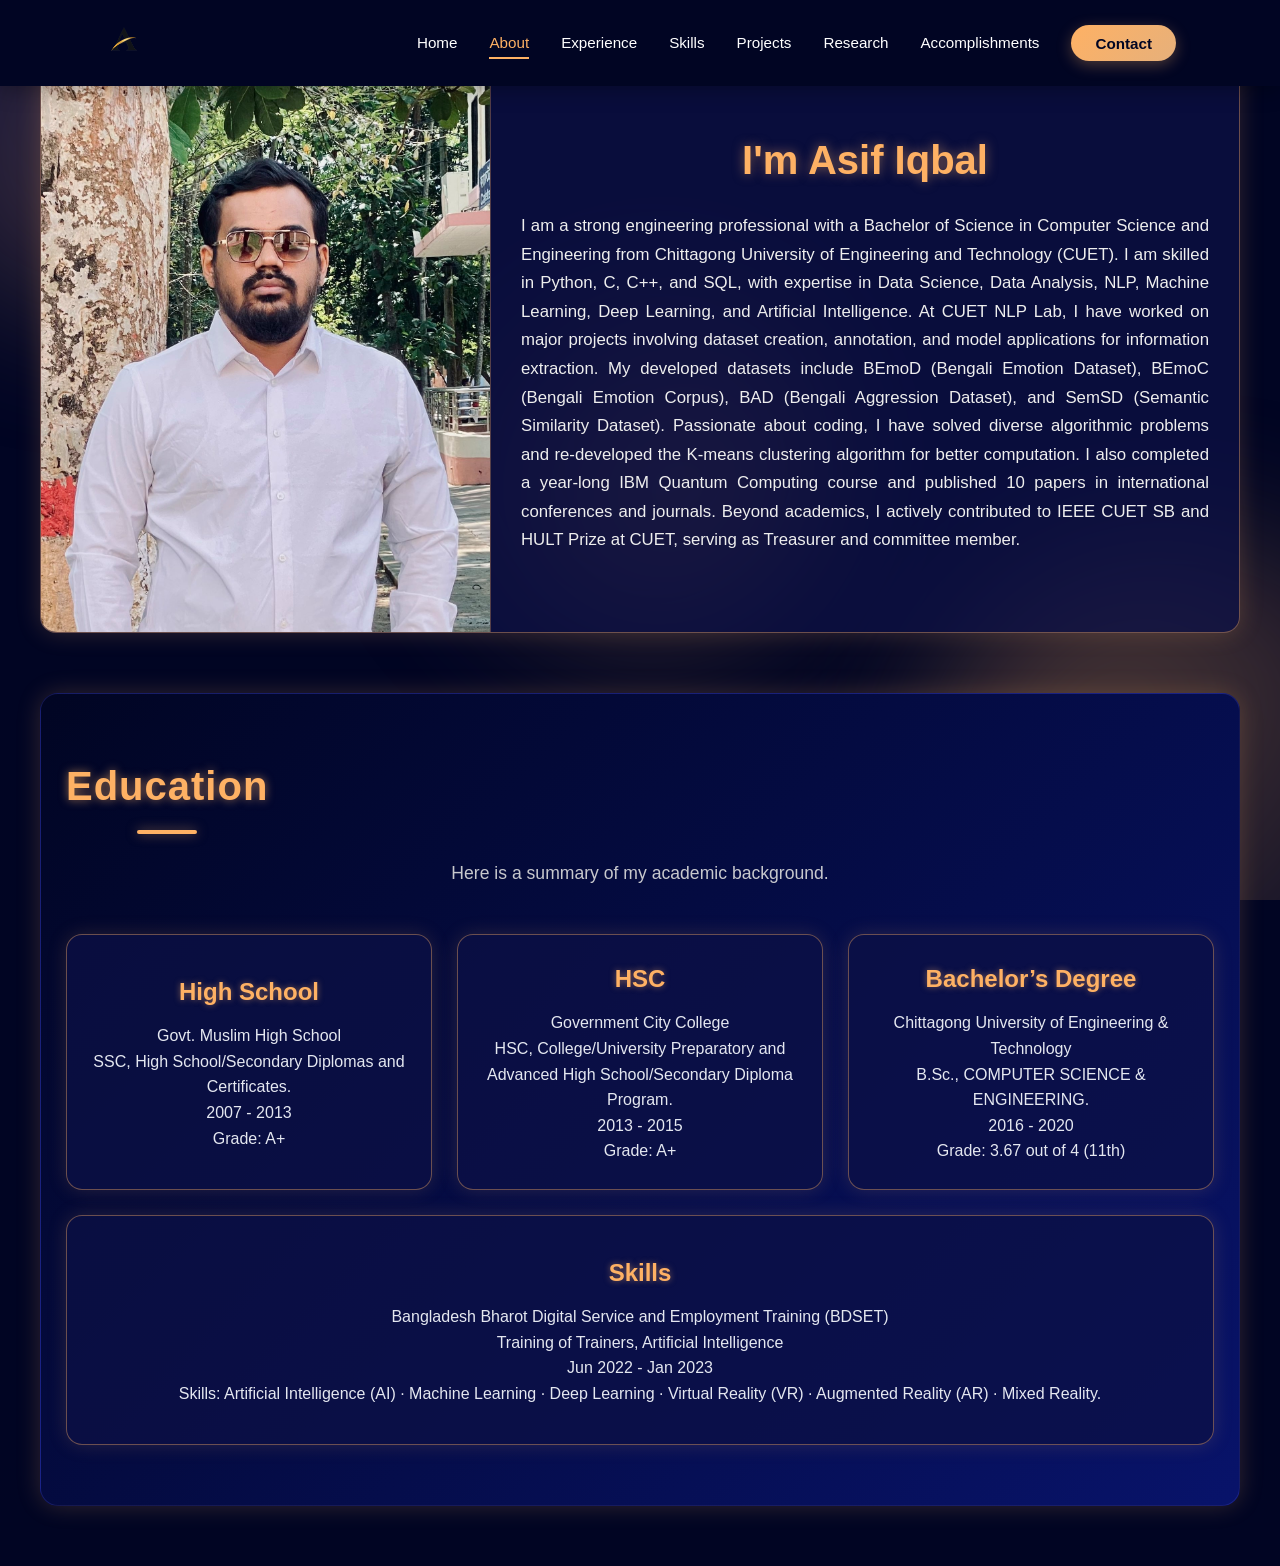
<file: about.html>
<!DOCTYPE html>
<html lang="en">
  <head>
    <meta charset="UTF-8" />
    <meta name="viewport" content="width=device-width, initial-scale=1.0" />
    <link rel="stylesheet" href="home.css" />
    <link rel="stylesheet" href="about.css" />
    <title>My Portfolio</title>
  </head>
  <body>
    <!-- Animated Background -->
    <div class="animated-bg">
      <div class="gradient-orb orb-1"></div>
      <div class="gradient-orb orb-2"></div>
      <div class="gradient-orb orb-3"></div>
    </div>

    <div class="about-container">
      <!-- Navbar -->
      <header class="sticky-header">
        <nav class="navbar">
          <div class="logo">
            <img src="/Images/logo.png" alt="Logo" class="logo-img" />
          </div>
          <ul class="nav-links">
            <li><a href="home.html" class="nav-link">Home</a></li>
            <li><a href="about.html" class="active nav-link">About</a></li>
            <li><a href="experience.html" class="nav-link">Experience</a></li>
            <li><a href="skills.html" class="nav-link">Skills</a></li>
            <li><a href="project.html" class="nav-link">Projects</a></li>
            <li>
              <a href="research-publication.html" class="nav-link">Research</a>
            </li>
            <li>
              <a href="certificates-awards.html" class="nav-link"
                >Accomplishments</a
              >
            </li>
            <li>
              <a href="contacts.html" class="nav-link contact-btn">Contact</a>
            </li>
          </ul>
        </nav>
      </header>

      <!-- Portfolio Section -->
      <div class="portfolio-section">
        <div class="left-img">
          <img src="/Images/profile1.png" alt="Portfolio Image" />
        </div>

        <div class="right-text">
          <h1>I'm Asif Iqbal</h1>
          <p>
            I am a strong engineering professional with a Bachelor of Science in
            Computer Science and Engineering from Chittagong University of
            Engineering and Technology (CUET). I am skilled in Python, C, C++,
            and SQL, with expertise in Data Science, Data Analysis, NLP, Machine
            Learning, Deep Learning, and Artificial Intelligence. At CUET NLP
            Lab, I have worked on major projects involving dataset creation,
            annotation, and model applications for information extraction. My
            developed datasets include BEmoD (Bengali Emotion Dataset), BEmoC
            (Bengali Emotion Corpus), BAD (Bengali Aggression Dataset), and
            SemSD (Semantic Similarity Dataset). Passionate about coding, I have
            solved diverse algorithmic problems and re-developed the K-means
            clustering algorithm for better computation. I also completed a
            year-long IBM Quantum Computing course and published 10 papers in
            international conferences and journals. Beyond academics, I actively
            contributed to IEEE CUET SB and HULT Prize at CUET, serving as
            Treasurer and committee member.
          </p>
        </div>
      </div>

      <!-- Education Section -->
      <section class="education">
        <h3 class="section-title">Education</h3>
        <p class="section-intro">
          Here is a summary of my academic background.
        </p>

        <div class="cards">
          <div class="value-card high-school">
            <h5>High School</h5>
            <p>
              Govt. Muslim High School<br />
              SSC, High School/Secondary Diplomas and Certificates.<br />
              2007 - 2013<br />
              Grade: A+
            </p>
          </div>

          <div class="value-card hsc">
            <h5>HSC</h5>
            <p>
              Government City College<br />
              HSC, College/University Preparatory and Advanced High
              School/Secondary Diploma Program.<br />
              2013 - 2015<br />
              Grade: A+
            </p>
          </div>
          <div class="value-card bachelor">
            <h5>Bachelor’s Degree</h5>
            <p>
              Chittagong University of Engineering & Technology<br />
              B.Sc., COMPUTER SCIENCE & ENGINEERING.<br />
              2016 - 2020
            </p>
            <p>Grade: 3.67 out of 4 (11th)</p>
          </div>

          <div class="value-card skills">
            <h5>Skills</h5>
            <p>
              Bangladesh Bharot Digital Service and Employment Training
              (BDSET)<br />
              Training of Trainers, Artificial Intelligence<br />
              Jun 2022 - Jan 2023<br />
              Skills: Artificial Intelligence (AI) · Machine Learning · Deep
              Learning · Virtual Reality (VR) · Augmented Reality (AR) · Mixed
              Reality.
            </p>
          </div>
        </div>
      </section>
    </div>
  </body>
</html>
</file>
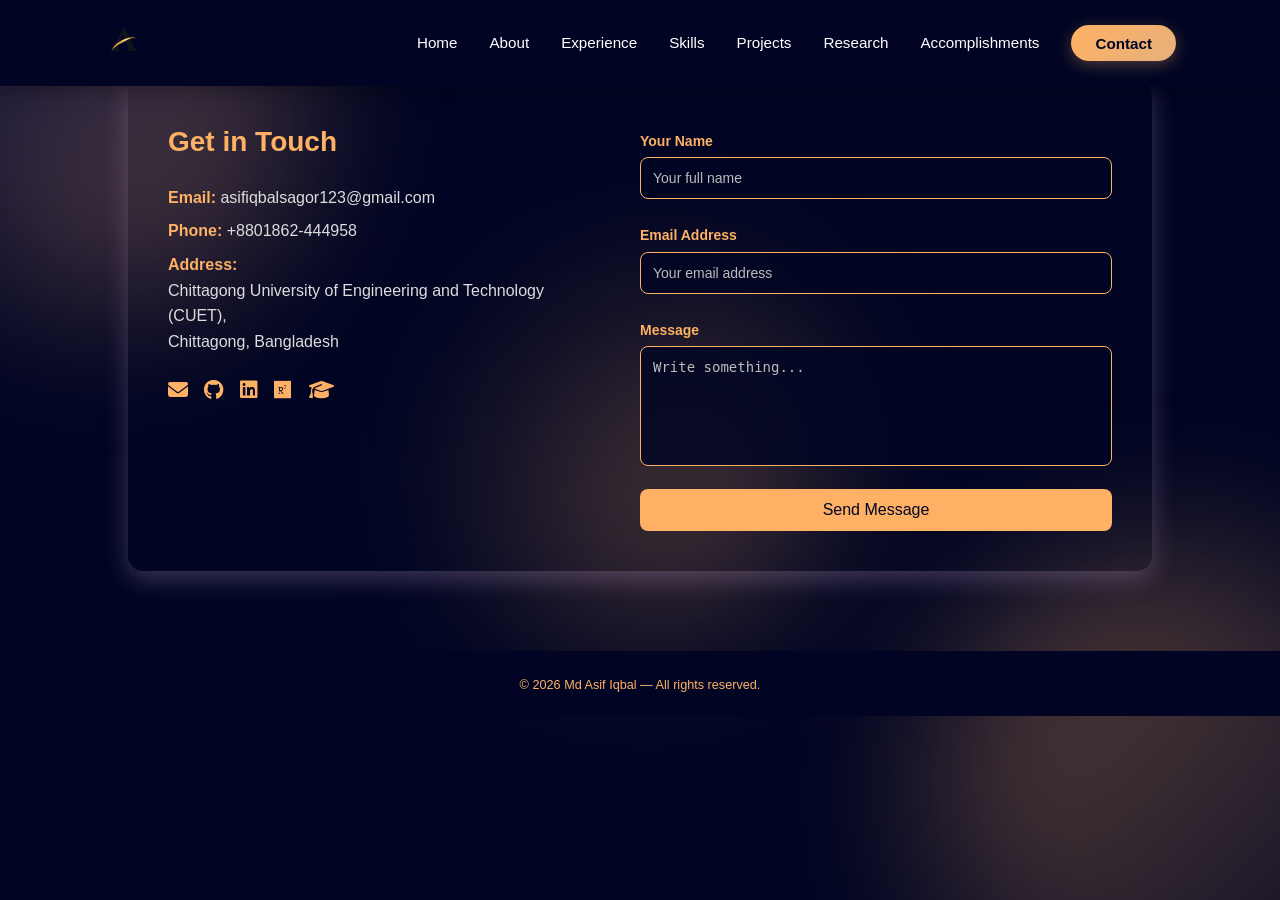
<file: contacts.html>
<!DOCTYPE html>
<html lang="en">
<head>
  <meta charset="UTF-8">
  <meta name="viewport" content="width=device-width, initial-scale=1.0">
  <title>Contact - Asif Iqbal</title>
  <link rel="stylesheet" href="contacts.css">
  <link rel="stylesheet" href="home.css">
  <link rel="stylesheet" href="https://cdnjs.cloudflare.com/ajax/libs/font-awesome/6.5.0/css/all.min.css">
  
</head>
<body >
  <!-- Animated Background -->
    <div class="animated-bg">
      <div class="gradient-orb orb-1"></div>
      <div class="gradient-orb orb-2"></div>
      <div class="gradient-orb orb-3"></div>
    </div>
   <!-- Navbar -->
    <header class="sticky-header">
      <nav class="navbar">
        <div class="logo">
          <img src="/Images/logo.png" alt="Logo" class="logo-img">
        </div>
        <ul class="nav-links">
          <li><a href="home.html" class="nav-link">Home</a></li>
          <li><a href="about.html" class="nav-link">About</a></li>
          <li><a href="experience.html" class="nav-link">Experience</a></li>
          <li><a href="skills.html" class="nav-link">Skills</a></li>
          <li><a href="project.html" class="nav-link">Projects</a></li>
          <li><a href="research-publication.html" class="nav-link">Research</a></li>
          <li><a href="certificates-awards.html" class="nav-link">Accomplishments</a></li>
          <li><a href="contacts.html" class="active nav-link contact-btn">Contact</a></li>
        </ul>
      </nav>
    </header>
  <div class="contact-section">
    <!-- Left Side: Info -->
    <div class="contact-info">
      <h2>Get in Touch</h2>
      <p><span>Email:</span> asifiqbalsagor123@gmail.com</p>
      <p><span>Phone:</span> +8801862-444958</p>
      <p><span>Address:</span><br>
        Chittagong University of Engineering and Technology (CUET),<br>
        Chittagong, Bangladesh
      </p>
      <div class="social-icons">
        <a href="mailto:asifiqbalsagor123@gmail.com"><i class="fas fa-envelope"></i></a>
        <a href="https://github.com/iamasifiqbal" target="_blank"><i class="fab fa-github"></i></a>
        <a href="https://www.linkedin.com/in/md-asif-iqbal-9a7b8a176/" target="_blank"><i class="fab fa-linkedin"></i></a>
        <a href="https://www.researchgate.net/profile/Asif-Iqbal-44" target="_blank"><i class="fab fa-researchgate"></i></a>
        <a href="https://scholar.google.com/citations?user=pQV9F7IAAAAJ&hl=en" target="_blank"><i class="fas fa-graduation-cap"></i></a>
      </div>
    </div>
    
    <!-- Right Side: Form -->
    <div class="contact-form">
      <form>
        <label for="name">Your Name</label>
        <input type="text" id="name" placeholder="Your full name">
        
        <label for="email">Email Address</label>
        <input type="email" id="email" placeholder="Your email address">
        
        <label for="message">Message</label>
        <textarea id="message" placeholder="Write something..."></textarea>
        
        <button type="submit">Send Message</button>
      </form>
    </div>
    
  </div>
    <footer class="site-footer">
    <div class="container">
      <small>©️ <span id="year"></span> Md Asif Iqbal — All rights reserved.</small>
    </div>
  </footer>
  <script>
    // Update year in footer
    document.getElementById('year').textContent = new Date().getFullYear();
  </script>
  
</body>
</html>
</file>
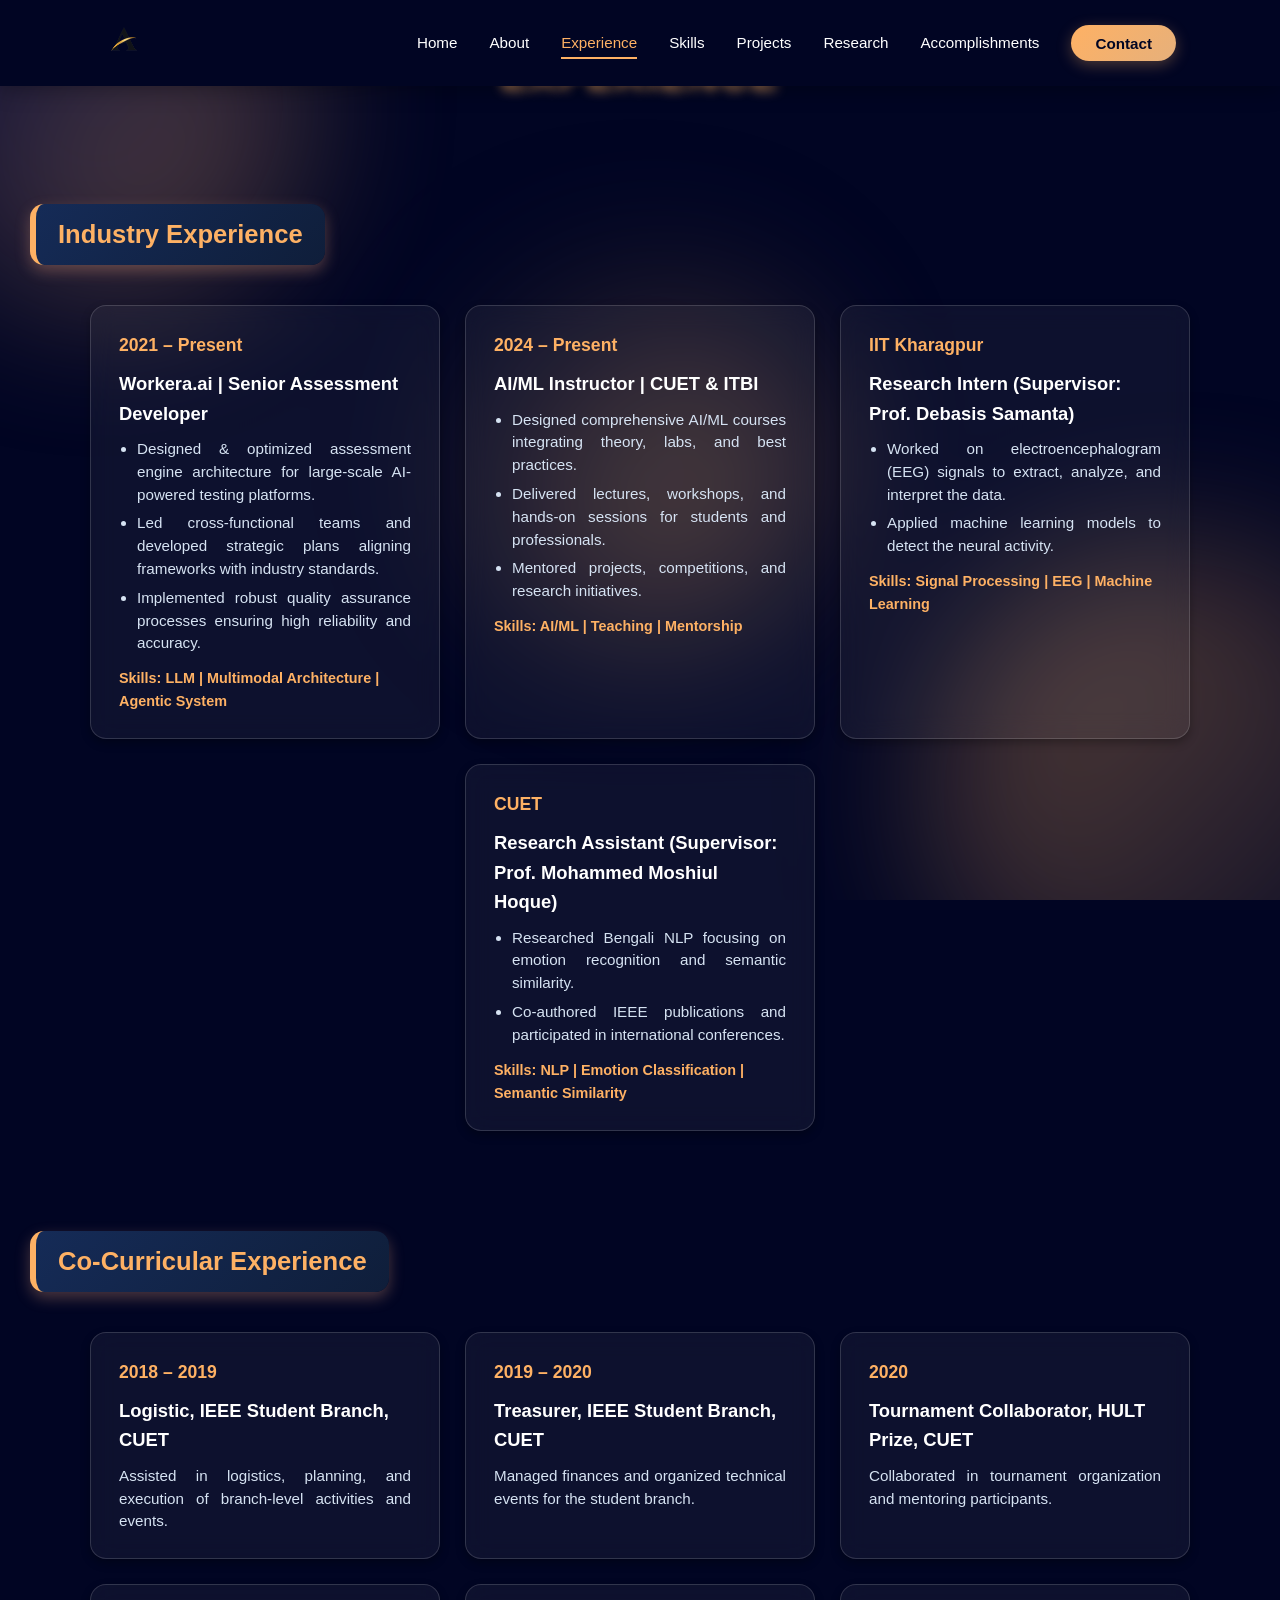
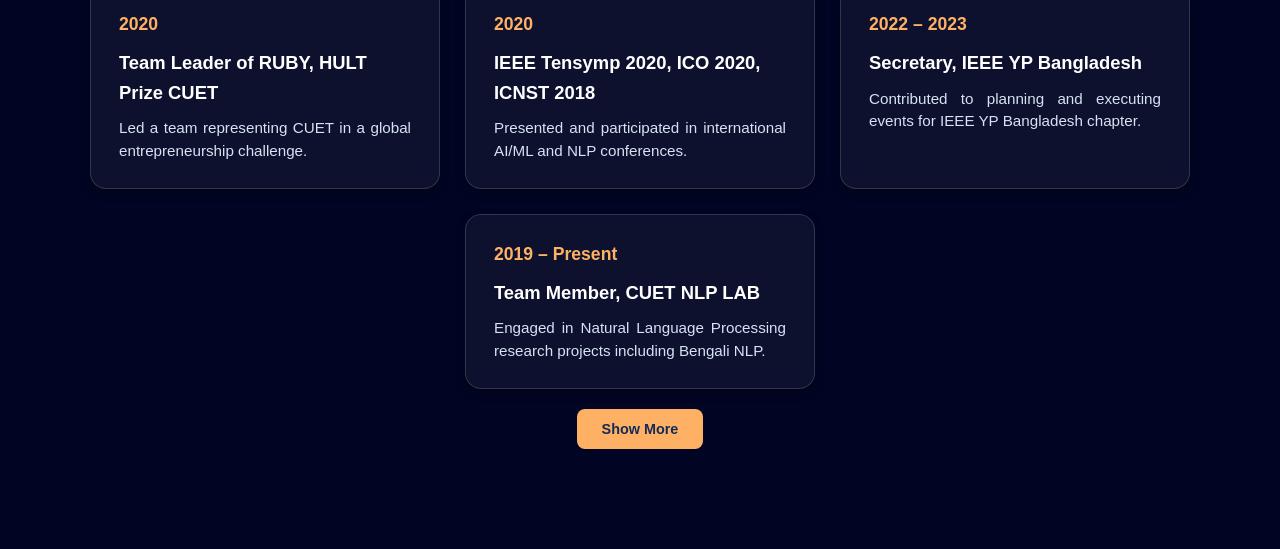
<file: experience.html>
<!DOCTYPE html>
<html lang="en">
<head>
  <meta charset="UTF-8">
  <meta name="viewport" content="width=device-width, initial-scale=1.0">
  <title>Experience</title>
  <link rel="stylesheet" href="home.css">
  <link rel="stylesheet" href="experience.css">
  
</head>
<body>
   <div class="animated-bg">
      <div class="gradient-orb orb-1"></div>
      <div class="gradient-orb orb-2"></div>
      <div class="gradient-orb orb-3"></div>
    </div>
   <!-- Sticky Navbar -->
    <header class="sticky-header">
      <nav class="navbar">
        <div class="logo">
          <img src="/Images/logo.png" alt="Logo" class="logo-img">
        </div>
        <div class="hamburger">
          <span></span>
          <span></span>
          <span></span>
        </div>
        <ul class="nav-links">
          <li><a href="home.html" class="nav-link">Home</a></li>
          <li><a href="about.html" class="nav-link">About</a></li>
          <li><a href="experience.html" class="active nav-link">Experience</a></li>
          <li><a href="skills.html" class="nav-link">Skills</a></li>
          <li><a href="project.html" class="nav-link">Projects</a></li>
          <li><a href="research-publication.html" class="nav-link">Research</a></li>
          <li><a href="certificates-awards.html" class="nav-link">Accomplishments</a></li>
          <li>
            <a href="contacts.html" class="nav-link contact-btn">Contact</a>
          </li>
        </ul>
      </nav>
    </header>

  <div class="experience-container">
    <h1>Experience</h1>

    <!-- Industry Experience -->
    <h2 class="sub-title">Industry Experience</h2>
    <div class="industry-cards">
      <div class="industry-card">
        <div class="year">2021 – Present</div>
        <h3>Workera.ai | Senior Assessment Developer</h3>
        <ul>
          <li>Designed & optimized assessment engine architecture for large-scale AI-powered testing platforms.</li>
          <li>Led cross-functional teams and developed strategic plans aligning frameworks with industry standards.</li>
          <li>Implemented robust quality assurance processes ensuring high reliability and accuracy.</li>
        </ul>
        <div class="skills">Skills: LLM | Multimodal Architecture | Agentic System </div>
      </div>

      <div class="industry-card">
        <div class="year">2024 – Present</div>
        <h3>AI/ML Instructor | CUET & ITBI</h3>
        <ul>
          <li>Designed comprehensive AI/ML courses integrating theory, labs, and best practices.</li>
          <li>Delivered lectures, workshops, and hands-on sessions for students and professionals.</li>
          <li>Mentored projects, competitions, and research initiatives.</li>
        </ul>
        <div class="skills">Skills: AI/ML | Teaching | Mentorship</div>
      </div>

      <div class="industry-card">
        <div class="year">IIT Kharagpur</div>
        <h3>Research Intern (Supervisor: Prof. Debasis Samanta)</h3>
        <ul>
          <li>Worked on electroencephalogram (EEG) signals to extract, analyze, and interpret the data.</li>
          <li>Applied machine learning models to detect the neural activity.</li>
        </ul>
        <div class="skills">Skills: Signal Processing | EEG | Machine Learning</div>
      </div>

      <div class="industry-card">
        <div class="year">CUET</div>
        <h3>Research Assistant (Supervisor: Prof. Mohammed Moshiul Hoque)</h3>
        <ul>
          <li>Researched Bengali NLP focusing on emotion recognition and semantic similarity.</li>
          <li>Co-authored IEEE publications and participated in international conferences.</li>
        </ul>
        <div class="skills">Skills: NLP | Emotion Classification | Semantic Similarity </div>
      </div>
    </div>

    <!-- Co-Curricular Experience -->
    <h2 class="sub-title">Co-Curricular Experience</h2>
    <div class="co-curricular-cards">
      <div class="co-card">
        <div class="year">2018 – 2019</div>
        <h3>Logistic, IEEE Student Branch, CUET</h3>
        <p>Assisted in logistics, planning, and execution of branch-level activities and events.</p>
      </div>

      <div class="co-card">
        <div class="year">2019 – 2020</div>
        <h3>Treasurer, IEEE Student Branch, CUET</h3>
        <p>Managed finances and organized technical events for the student branch.</p>
      </div>

      <div class="co-card">
        <div class="year">2020</div>
        <h3>Tournament Collaborator, HULT Prize, CUET</h3>
        <p>Collaborated in tournament organization and mentoring participants.</p>
      </div>

      <!-- Hidden cards -->
      <div class="co-card more-card">
        <div class="year">2020</div>
        <h3>Team Leader of RUBY, HULT Prize CUET</h3>
        <p>Led a team representing CUET in a global entrepreneurship challenge.</p>
      </div>

      <div class="co-card more-card">
        <div class="year">2020</div>
        <h3>IEEE Tensymp 2020, ICO 2020, ICNST 2018</h3>
        <p>Presented and participated in international AI/ML and NLP conferences.</p>
      </div>

      <div class="co-card more-card">
        <div class="year">2022 – 2023</div>
        <h3>Secretary, IEEE YP Bangladesh</h3>
        <p>Contributed to planning and executing events for IEEE YP Bangladesh chapter.</p>
      </div>

      <div class="co-card more-card">
        <div class="year">2019 – Present</div>
        <h3>Team Member, CUET NLP LAB</h3>
        <p>Engaged in Natural Language Processing research projects including Bengali NLP.</p>
      </div>
    </div>

    <button class="show-more-btn">Show More</button>
  </div>

  <script>
    const showMoreBtn = document.querySelector('.show-more-btn');
    const moreCards = document.querySelectorAll('.more-card');

    showMoreBtn.addEventListener('click', () => {
      moreCards.forEach(card => {
        if (card.style.display === "block") {
          card.style.display = "none";
        } else {
          card.style.display = "block";
        }
      });

      showMoreBtn.textContent =
        showMoreBtn.textContent === "Show More" ? "Show Less" : "Show More";
    });
  </script>
</body>
</html>
</file>
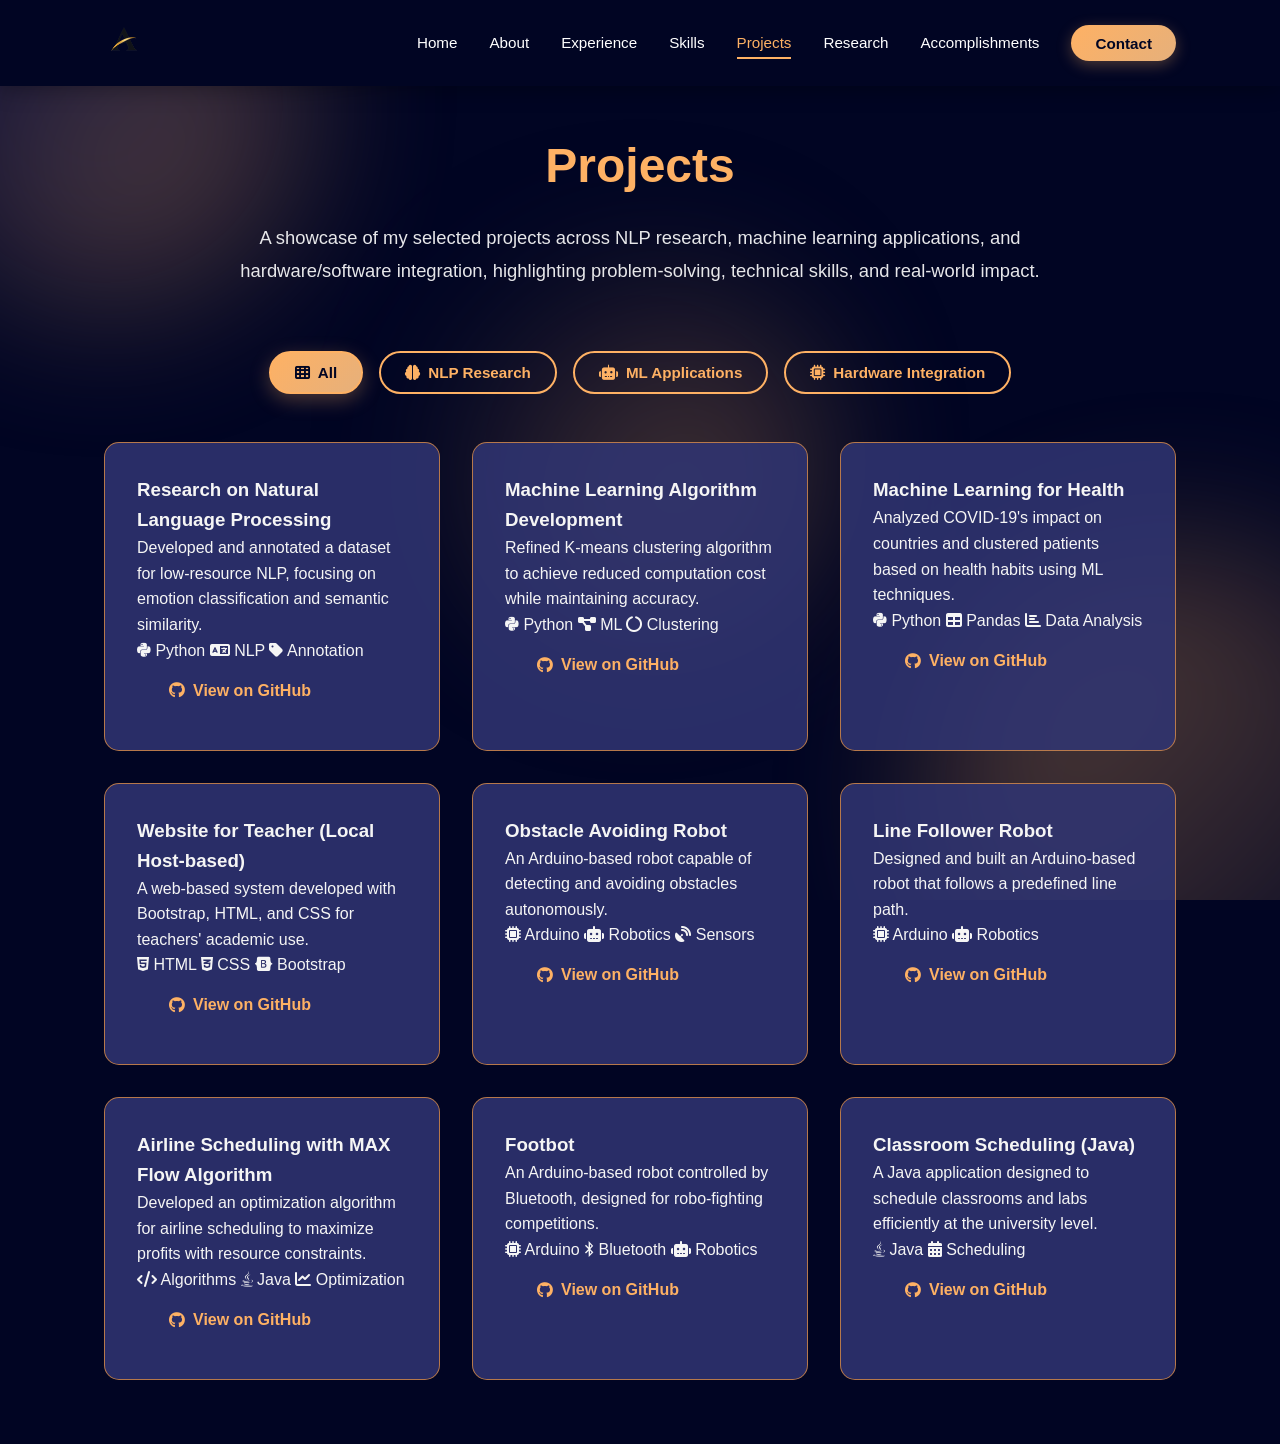
<file: project.html>
<!DOCTYPE html>
<html lang="en">
  <head>
    <meta charset="UTF-8" />
    <meta name="viewport" content="width=device-width, initial-scale=1.0" />
    <title>Projects | Md. Asif Iqbal</title>
    <link rel="stylesheet" href="home.css" />
    <link
      href="https://fonts.googleapis.com/css2?family=Poppins:wght@300;400;500;600;700;800&display=swap"
      rel="stylesheet"
    />
    <link
      rel="stylesheet"
      href="https://cdnjs.cloudflare.com/ajax/libs/font-awesome/6.5.0/css/all.min.css"
    />
  </head>
  <body>
    <!-- Animated Background -->
    <div class="animated-bg">
      <div class="gradient-orb orb-1"></div>
      <div class="gradient-orb orb-2"></div>
      <div class="gradient-orb orb-3"></div>
    </div>

    <!-- Sticky Navbar -->
    <header class="sticky-header">
      <nav class="navbar">
        <div class="logo">
         <img src="/Images/logo.png" alt="Logo" class="logo-img">
        </div>
        <div class="hamburger">
          <span></span>
          <span></span>
          <span></span>
        </div>
        <ul class="nav-links">
          <li><a href="home.html" class="nav-link">Home</a></li>
          <li><a href="about.html" class="nav-link">About</a></li>
          <li><a href="experience.html" class="nav-link">Experience</a></li>
          <li><a href="skills.html" class="nav-link">Skills</a></li>
          <li><a href="project.html" class="active nav-link">Projects</a></li>
          <li><a href="research-publication.html" class="nav-link">Research</a></li>
          <li><a href="certificates-awards.html" class="nav-link">Accomplishments</a></li>
          <li>
            <a href="contacts.html" class="nav-link contact-btn">Contact</a>
          </li>
        </ul>
      </nav>
    </header>

    <!-- Projects Section -->
    <main class="projects-page">
      <section class="projects">
        <div class="section-header fade-in">
          <h2 class="section-title">Projects</h2>
          <p class="section-intro">
            A showcase of my selected projects across NLP research, machine
            learning applications, and hardware/software integration,
            highlighting problem-solving, technical skills, and real-world
            impact.
          </p>
        </div>

        <!-- Filter Tabs -->
        <div class="filter-btns fade-in">
          <button class="filter active" data-category="all">
            <i class="fas fa-th"></i> All
          </button>
          <button class="filter" data-category="nlp">
            <i class="fas fa-brain"></i> NLP Research
          </button>
          <button class="filter" data-category="ml">
            <i class="fas fa-robot"></i> ML Applications
          </button>
          <button class="filter" data-category="hardware">
            <i class="fas fa-microchip"></i> Hardware Integration
          </button>
        </div>

        <!-- Project Grid -->
        <div class="project-grid">
          <!-- NLP Project -->
          <article class="card nlp" data-aos="fade-up">
            
            <h3>Research on Natural Language Processing</h3>
            <p>
              Developed and annotated a dataset for low-resource NLP, focusing
              on emotion classification and semantic similarity.
            </p>
            <div class="tags">
              <span><i class="fab fa-python"></i> Python</span>
              <span><i class="fas fa-language"></i> NLP</span>
              <span><i class="fas fa-tag"></i> Annotation</span>
            </div>
            <a
              href="https://github.com/iamasifiqbal/Dataquest-Guided-Project"
              target="_blank"
              class="btn small"
            >
              <i class="fab fa-github"></i> View on GitHub
            </a>
          </article>

          <!-- ML Project -->
          <article class="card ml" data-aos="fade-up" data-aos-delay="100">
            
            <h3>Machine Learning Algorithm Development</h3>
            <p>
              Refined K-means clustering algorithm to achieve reduced
              computation cost while maintaining accuracy.
            </p>
            <div class="tags">
              <span><i class="fab fa-python"></i> Python</span>
              <span><i class="fas fa-project-diagram"></i> ML</span>
              <span><i class="fas fa-circle-notch"></i> Clustering</span>
            </div>
            <a
              href="https://github.com/iamasifiqbal/ML_Projects"
              target="_blank"
              class="btn small"
            >
              <i class="fab fa-github"></i> View on GitHub
            </a>
          </article>

          <!-- ML for Health -->
          <article class="card ml" data-aos="fade-up" data-aos-delay="200">
            
            <h3>Machine Learning for Health</h3>
            <p>
              Analyzed COVID-19's impact on countries and clustered patients
              based on health habits using ML techniques.
            </p>
            <div class="tags">
              <span><i class="fab fa-python"></i> Python</span>
              <span><i class="fas fa-table"></i> Pandas</span>
              <span><i class="fas fa-chart-bar"></i> Data Analysis</span>
            </div>
            <a
              href="https://github.com/iamasifiqbal/COVID-19-relation-with-temperature"
              target="_blank"
              class="btn small"
            >
              <i class="fab fa-github"></i> View on GitHub
            </a>
          </article>

          <!-- Web Project -->
          <article class="card ml" data-aos="fade-up">
            
            <h3>Website for Teacher (Local Host-based)</h3>
            <p>
              A web-based system developed with Bootstrap, HTML, and CSS for
              teachers' academic use.
            </p>
            <div class="tags">
              <span><i class="fab fa-html5"></i> HTML</span>
              <span><i class="fab fa-css3-alt"></i> CSS</span>
              <span><i class="fab fa-bootstrap"></i> Bootstrap</span>
            </div>
            <a
              href="#"
              target="_blank"
              class="btn small"
            >
              <i class="fab fa-github"></i> View on GitHub
            </a>
          </article>

          <!-- Hardware Projects -->
          <article
            class="card hardware"
            data-aos="fade-up"
            data-aos-delay="100"
          >
           
            <h3>Obstacle Avoiding Robot</h3>
            <p>
              An Arduino-based robot capable of detecting and avoiding obstacles
              autonomously.
            </p>
            <div class="tags">
              <span><i class="fas fa-microchip"></i> Arduino</span>
              <span><i class="fas fa-robot"></i> Robotics</span>
              <span><i class="fas fa-satellite-dish"></i> Sensors</span>
            </div>
             <a
              href="#"
              target="_blank"
              class="btn small"
            >
              <i class="fab fa-github"></i> View on GitHub
            </a>
          </article>

          <article
            class="card hardware"
            data-aos="fade-up"
            data-aos-delay="200"
          >
           
            <h3>Line Follower Robot</h3>
            <p>
              Designed and built an Arduino-based robot that follows a
              predefined line path.
            </p>
            <div class="tags">
              <span><i class="fas fa-microchip"></i> Arduino</span>
              <span><i class="fas fa-robot"></i> Robotics</span>
            </div>
             <a
              href="#"
              target="_blank"
              class="btn small"
            >
              <i class="fab fa-github"></i> View on GitHub
            </a>
          </article>

          <article class="card ml" data-aos="fade-up">
            
            <h3>Airline Scheduling with MAX Flow Algorithm</h3>
            <p>
              Developed an optimization algorithm for airline scheduling to
              maximize profits with resource constraints.
            </p>
            <div class="tags">
              <span><i class="fas fa-code"></i> Algorithms</span>
              <span><i class="fab fa-java"></i> Java</span>
              <span><i class="fas fa-chart-line"></i> Optimization</span>
            </div>
             <a
              href="#"
              target="_blank"
              class="btn small"
            >
              <i class="fab fa-github"></i> View on GitHub
            </a>
          </article>

          <article
            class="card hardware"
            data-aos="fade-up"
            data-aos-delay="100"
          >

            <h3>Footbot</h3>
            <p>
              An Arduino-based robot controlled by Bluetooth, designed for
              robo-fighting competitions.
            </p>
            <div class="tags">
              <span><i class="fas fa-microchip"></i> Arduino</span>
              <span><i class="fab fa-bluetooth-b"></i> Bluetooth</span>
              <span><i class="fas fa-robot"></i> Robotics</span>
            </div>
             <a
              href="#"
              target="_blank"
              class="btn small"
            >
              <i class="fab fa-github"></i> View on GitHub
            </a>
          </article>

          <article class="card ml" data-aos="fade-up" data-aos-delay="200">
            
            <h3>Classroom Scheduling (Java)</h3>
            <p>
              A Java application designed to schedule classrooms and labs
              efficiently at the university level.
            </p>
            <div class="tags">
              <span><i class="fab fa-java"></i> Java</span>
              <span><i class="fas fa-calendar-alt"></i> Scheduling</span>
            </div>
             <a
              href="#"
              target="_blank"
              class="btn small"
            >
              <i class="fab fa-github"></i> View on GitHub
            </a>
          </article>
        </div>
      </section>
    </main>

    <!-- Scripts -->
    <script>
      // Filter functionality with animation
      const filters = document.querySelectorAll(".filter");
      const cards = document.querySelectorAll(".card");

      filters.forEach((btn) => {
        btn.addEventListener("click", () => {
          filters.forEach((b) => b.classList.remove("active"));
          btn.classList.add("active");
          const category = btn.dataset.category;

          cards.forEach((card, index) => {
            if (category === "all" || card.classList.contains(category)) {
              setTimeout(() => {
                card.style.display = "block";
                setTimeout(() => card.classList.add("show"), 10);
              }, index * 50);
            } else {
              card.classList.remove("show");
              setTimeout(() => (card.style.display = "none"), 300);
            }
          });
        });
      });

      // Initialize all cards as shown
      setTimeout(() => {
        cards.forEach((card) => card.classList.add("show"));
      }, 100);

      // Sticky Header on Scroll
      window.addEventListener("scroll", function () {
        const header = document.querySelector(".sticky-header");
        if (window.scrollY > 50) {
          header.classList.add("scrolled");
        } else {
          header.classList.remove("scrolled");
        }
      });

      // Mobile Menu Toggle
      const hamburger = document.querySelector(".hamburger");
      const navLinks = document.querySelector(".nav-links");

      if (hamburger) {
        hamburger.addEventListener("click", function () {
          hamburger.classList.toggle("active");
          navLinks.classList.toggle("active");
        });

        document.querySelectorAll(".nav-link").forEach((link) => {
          link.addEventListener("click", () => {
            hamburger.classList.remove("active");
            navLinks.classList.remove("active");
          });
        });
      }

      // Scroll animations
      const observerOptions = {
        threshold: 0.1,
        rootMargin: "0px 0px -50px 0px",
      };

      const observer = new IntersectionObserver(function (entries) {
        entries.forEach((entry) => {
          if (entry.isIntersecting) {
            entry.target.classList.add("visible");
          }
        });
      }, observerOptions);

      document.querySelectorAll(".fade-in, .card").forEach((el) => {
        observer.observe(el);
      });
    </script>
  </body>
</html>
</file>
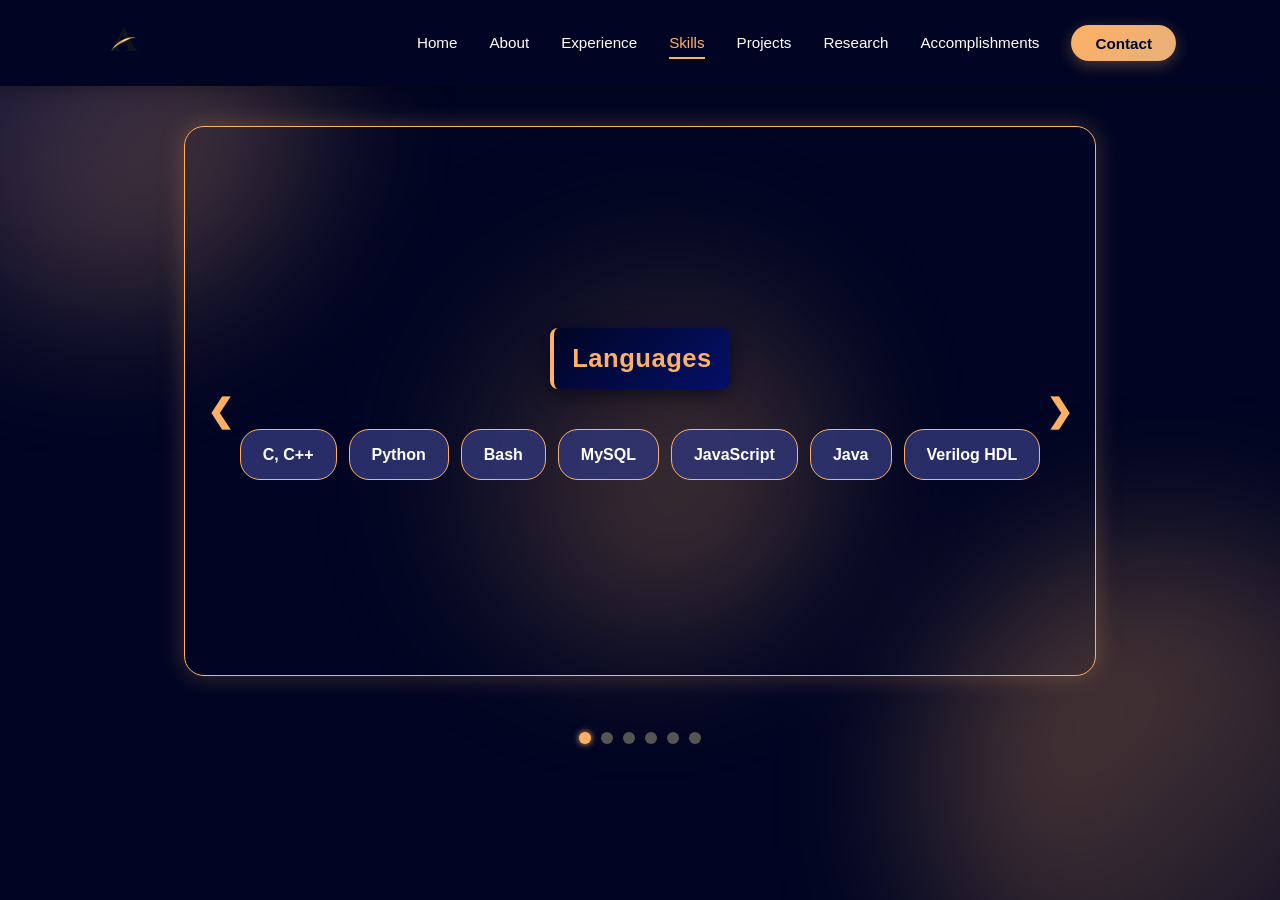
<file: skills.html>
<!DOCTYPE html>
<html lang="en">
<head>
  <meta charset="UTF-8">
  <meta name="viewport" content="width=device-width, initial-scale=1.0">
  <title>Skills Slideshow</title>
   <link rel="stylesheet" href="home.css">

  <link rel="stylesheet" href="skills.css">
 
</head>
<body>
  <div class="animated-bg">
      <div class="gradient-orb orb-1"></div>
      <div class="gradient-orb orb-2"></div>
      <div class="gradient-orb orb-3"></div>
    </div>
   <!-- Sticky Navbar -->
    <header class="sticky-header">
      <nav class="navbar">
        <div class="logo">
          <img src="/Images/logo.png" alt="Logo" class="logo-img">
        </div>
        <div class="hamburger">
          <span></span>
          <span></span>
          <span></span>
        </div>
        <ul class="nav-links">
          <li><a href="home.html" class="nav-link">Home</a></li>
          <li><a href="about.html" class="nav-link">About</a></li>
          <li><a href="experience.html" class="nav-link">Experience</a></li>
          <li><a href="skills.html" class="active nav-link">Skills</a></li>
          <li><a href="project.html" class="nav-link">Projects</a></li>
          <li><a href="research-publication.html" class="nav-link">Research</a></li>
          <li><a href="certificates-awards.html" class="nav-link">Accomplishments</a></li>
          <li>
            <a href="contacts.html" class="nav-link contact-btn">Contact</a>
          </li>
        </ul>
      </nav>
    </header>

  <section class="skills-section">
    <h1 class="section-title">Skills</h1>

   
    <div class="slideshow-container">

     
      <div class="slide fade">
        <h3 class="sub-title">Languages</h3>
        <div class="skills-grid">
          <span class="tooltip" data-desc="C is a foundational system programming language. C++ builds on C with OOP.">C, C++</span>
          <span class="tooltip" data-desc="A versatile language widely used in AI, ML, and web apps. Known for readability and a huge ecosystem of libraries.">Python</span>
          <span class="tooltip" data-desc="A Unix shell and command language. Great for scripting, automation, and DevOps workflows.">Bash</span>
          <span class="tooltip" data-desc="A relational database management system. Used for efficient structured data storage and queries.">MySQL</span>
          <span class="tooltip" data-desc="The core scripting language of the web. Runs in browsers and on servers via Node.js.">JavaScript</span>
          <span class="tooltip" data-desc="An object-oriented, platform-independent language. Common in enterprise systems and Android apps.">Java</span>
          <span class="tooltip" data-desc="A hardware description language. Used for modeling and simulating digital circuits.">Verilog HDL</span>
        </div>
      </div>

      
      <div class="slide fade">
        <h3 class="sub-title">Libraries</h3>
        <div class="skills-grid">
          <span class="tooltip" data-desc="For natural language processing. Includes tokenization, parsing, and semantic analysis.">NLTK</span>
          <span class="tooltip" data-desc="A Python library for classical machine learning. Supports regression, classification, and clustering.">Scikit-learn</span>
          <span class="tooltip" data-desc="Efficient NLP library for topic modeling. Great for semantic analysis and word embeddings.">Gensim</span>
          <span class="tooltip" data-desc="A data analysis and manipulation library. Ideal for tabular and time series data.">Pandas</span>
          <span class="tooltip" data-desc="A fundamental library for numerical computing. Supports arrays, linear algebra, and scientific math.">NumPy</span>
          <span class="tooltip" data-desc="A comprehensive plotting library. Creates static, interactive, and animated visualizations.">Matplotlib</span>
          <span class="tooltip" data-desc="A statistical data visualization library. Simplifies plots with a clean, high-level API.">Seaborn</span>
          <span class="tooltip" data-desc="A deep learning framework by Google. Used for neural networks and large-scale ML.">TensorFlow</span>
          <span class="tooltip" data-desc="A flexible deep learning library. Favored in AI research for dynamic computation.">PyTorch</span>
          <span class="tooltip" data-desc="A platform for containerized applications. Ensures consistent environments across systems.">Docker</span>
          <span class="tooltip" data-desc="A container orchestration system. Automates deployment, scaling, and management.">Kubernetes</span>
          <span class="tooltip" data-desc="An open-source ML lifecycle tool. Helps track experiments, models, and deployments.">MLflow</span>
        </div>
      </div>

  
      <div class="slide fade">
        <h3 class="sub-title">Frameworks</h3>
        <div class="skills-grid">
          <span class="tooltip" data-desc="An interactive notebook environment. Great for coding, visualization, and data analysis.">Jupyter</span>
          <span class="tooltip" data-desc="A distributed version control system. Enables collaboration, branching, and code tracking.">Git</span>
          <span class="tooltip" data-desc="A high-quality document preparation system. Commonly used for research papers and technical writing.">LaTeX</span>
        </div>
      </div>

   
      <a class="prev">&#10094;</a>
      <a class="next">&#10095;</a>
    </div>

    <!-- Dots -->
    <div class="dots-container"></div>
  </section>


  <div id="tooltip-box" class="tooltip-box"></div>

  <script>
    let slideIndex = 0;
let slides = document.getElementsByClassName("slide");
let dotsContainer = document.querySelector(".dots-container");
let autoSlide;
let hideTimeout;

// Create dots dynamically
for (let i = 0; i < slides.length; i++) {
  let dot = document.createElement("span");
  dot.classList.add("dot");
  dot.addEventListener("click", () => showSlide(i));
  dotsContainer.appendChild(dot);
}

// Show slide function
function showSlide(n) {
  if (n >= slides.length) n = 0;
  if (n < 0) n = slides.length - 1;
  slideIndex = n;

  for (let i = 0; i < slides.length; i++) {
    slides[i].style.display = "none";
  }
  for (let i = 0; i < dotsContainer.children.length; i++) {
    dotsContainer.children[i].classList.remove("active");
  }

  slides[slideIndex].style.display = "block";
  dotsContainer.children[slideIndex].classList.add("active");
}

// ---------------- TOOLTIP FIX ----------------

// Shared tooltip-box (put <div id="tooltip-box"></div> in HTML)
const tooltipBox = document.getElementById("tooltip-box");

document.querySelectorAll(".tooltip").forEach(el => {
  el.addEventListener("mouseenter", e => {
    clearTimeout(hideTimeout);
    tooltipBox.textContent = el.getAttribute("data-desc");
    tooltipBox.classList.add("show");
    tooltipBox.classList.remove("clicked"); // reset pin mode
    positionTooltip(el);
  });

  el.addEventListener("mousemove", () => {
    if (tooltipBox.classList.contains("show")) positionTooltip(el);
  });

  el.addEventListener("mouseleave", () => {
    // Hide with delay only if not pinned
    if (!tooltipBox.classList.contains("clicked")) {
      hideTimeout = setTimeout(() => {
        tooltipBox.classList.remove("show");
      }, 1500);
    }
  });
});

// Positioning function
function positionTooltip(el) {
  const rect = el.getBoundingClientRect();
  let top = rect.bottom + 10;
  let left = rect.left + rect.width / 2 - tooltipBox.offsetWidth / 2;

  if (top + tooltipBox.offsetHeight > window.innerHeight) {
    top = rect.top - tooltipBox.offsetHeight - 10;
  }
  if (left < 10) left = 10;
  if (left + tooltipBox.offsetWidth > window.innerWidth - 10) {
    left = window.innerWidth - tooltipBox.offsetWidth - 10;
  }

  tooltipBox.style.top = `${top}px`;
  tooltipBox.style.left = `${left}px`;
}

// Keep tooltip visible if clicked (PIN mode)
tooltipBox.addEventListener("click", (e) => {
  e.stopPropagation(); // prevent outside click
  tooltipBox.classList.add("clicked");
  tooltipBox.classList.add("show");
});

// Close tooltip when clicking outside
document.addEventListener("click", (e) => {
  if (!tooltipBox.contains(e.target)) {
    tooltipBox.classList.remove("show");
    tooltipBox.classList.remove("clicked");
  }
});

// ---------------- SLIDESHOW CONTROLS ----------------
document.querySelector(".prev").addEventListener("click", () => {
  showSlide(slideIndex - 1);
});
document.querySelector(".next").addEventListener("click", () => {
  showSlide(slideIndex + 1);
});

// Auto slideshow
function startAutoSlide() {
  autoSlide = setInterval(() => {
    showSlide(slideIndex + 1);
  }, 4000);
}
function stopAutoSlide() {
  clearInterval(autoSlide);
}

// Start slideshow
showSlide(slideIndex);
startAutoSlide();

// Pause on hover
document.querySelector(".slideshow-container").addEventListener("mouseenter", stopAutoSlide);
document.querySelector(".slideshow-container").addEventListener("mouseleave", startAutoSlide);

window.addEventListener("scroll", function () {
  const navbar = document.querySelector(".navbar");
  if (window.scrollY > 50) navbar.classList.add("scrolled");
  else navbar.classList.remove("scrolled");
});

  </script>
  <script src="script.js"></script>
</body>
</html>
</file>
<file: home.css>
/* ========================================
   Modern Animated Portfolio - CSS
   ======================================== */

:root {
  --bg-primary: #010523;
  --bg-secondary: #041069;
  --bg-card: rgba(49, 54, 116, 0.85);
  --accent-primary: #feb164;
  --accent-secondary: #e6b07b;
  --text-primary: #ffffff;
  --text-secondary: #f5f5f5;
  --border-color: rgba(243, 153, 64, 0.7);
  --shadow-color: rgba(0, 0, 0, 0.5);
  --glow-color: rgba(3, 1, 99, 0.3);
}

/* Light Mode Colors */
body.light-mode {
  --bg-primary: #f5f5f5;
  --bg-secondary: #e0e0e0;
  --bg-card: rgba(255, 255, 255, 0.85);
  --text-primary: #010523;
  --text-secondary: #333333;
  --accent-primary: #feb164;
  --accent-secondary: #e6b07b;
  --border-color: rgba(254, 177, 100, 0.5);
  --shadow-color: rgba(0, 0, 0, 0.2);
  --glow-color: rgba(254, 177, 100, 0.3);
}

/* ========================================
     Reset & Base Styles
     ======================================== */
* {
  box-sizing: border-box;
  margin: 0;
  padding: 0;
}

html {
  scroll-behavior: smooth;
}

body {
  font-family: "Inter", sans-serif;
  /* use the CSS variable so light-mode works */
  background: var(--bg-primary);
  color: var(--text-primary);
  line-height: 1.6;
  overflow-x: hidden;
  /* smooth transition when theme changes */
  transition: background-color 0.35s ease, color 0.35s ease;
}

/* ========================================
     Animated Background
     ======================================== */
.animated-bg {
  position: fixed;
  top: 0;
  left: 0;
  width: 100%;
  height: 100%;
  z-index: -1;
  overflow: hidden;
}

.gradient-orb {
  position: absolute;
  border-radius: 50%;
  filter: blur(80px);
  opacity: 0.4;
  animation: float 20s ease-in-out infinite;
}

.orb-1 {
  width: 400px;
  height: 400px;
  background: linear-gradient(135deg, var( --bg-secondary),var(--accent-primary));
  top: -100px;
  left: -100px;
  animation-delay: 0s;
}

.orb-2 {
  width: 500px;
  height: 500px;
  background: linear-gradient(135deg, var(--accent-primary), var(--bg-primary));
  bottom: -150px;
  right: -150px;
  animation-delay: 5s;
}

.orb-3 {
  width: 350px;
  height: 350px;
  background: linear-gradient(135deg, var(--bg-primary), var(--accent-primary));
  top: 50%;
  left: 50%;
  transform: translate(-50%, -50%);
  animation-delay: 10s;
}

@keyframes float {
  0%,
  100% {
    transform: translate(0, 0) scale(1);
  }
  33% {
    transform: translate(50px, -50px) scale(1.1);
  }
  66% {
    transform: translate(-50px, 50px) scale(0.9);
  }
}

/* ========================================
     Sticky Header & Navigation
     ======================================== */
/* Sticky Header */
.sticky-header {
  position: fixed;
  top: 0;
  left: 0;
  width: 100%;
  z-index: 1000;
  /* background: rgba(1, 5, 35, 0.95); */
  background: var(--bg-primary);
  transition: background 0.3s ease, box-shadow 0.3s ease;
  backdrop-filter: blur(10px);
  box-shadow: 0 4px 20px rgba(0, 0, 0, 0.3);
  transition: all 0.3s ease;
}

.sticky-header.scrolled {
  background: rgba(1, 5, 35, 0.95);
  backdrop-filter: blur(10px);
  box-shadow: 0 4px 20px rgba(0, 0, 0, 0.3);
}

/* Navbar */
.navbar {
  display: flex;
  justify-content: space-between;
  align-items: center;
  padding: 1.2rem 5%;
  max-width: 1200px;
  margin: 0 auto;
}

.logo-img {
  height: 40px;
  width: auto;
}

.logo:hover {
  transform: scale(1.05);
}

/* Nav Links - Desktop Default */
.nav-links {
  display: flex;
  list-style: none;
  gap: 2rem;
  align-items: center;
}

.nav-link {
  color: var(--text-primary);
  text-decoration: none;
  font-weight: 500;
  font-size: 0.95rem;
  position: relative;
  padding: 0.5rem 0;
  transition: color 0.3s ease;
}

.nav-link::after {
  content: "";
  position: absolute;
  bottom: 0;
  left: 0;
  width: 0;
  height: 2px;
  background: var(--accent-primary);
  transition: width 0.3s ease;
}

.nav-link:hover,
.nav-link.active {
  color: var(--accent-primary);
}

.nav-link:hover::after,
.nav-link.active::after {
  width: 100%;
}

/* Contact Button */
.contact-btn {
  background: linear-gradient(135deg, var(--accent-primary), var(--accent-secondary));
  padding: 0.6rem 1.5rem !important;
  border-radius: 25px;
  color: var(--bg-primary) !important;
  font-weight: 600;
  transition: all 0.3s ease;
  box-shadow: 0 4px 15px rgba(254, 177, 100, 0.3);
}

.contact-btn::after {
  display: none;
}

.contact-btn:hover {
  transform: translateY(-2px);
  box-shadow: 0 6px 20px rgba(254, 177, 100, 0.5);
}

/* Hamburger Menu - Hidden on Desktop */
.hamburger {
  display: none;
  flex-direction: column;
  cursor: pointer;
  gap: 5px;
}

.hamburger span {
  width: 25px;
  height: 3px;
  background: var(--accent-primary);
  border-radius: 3px;
  transition: all 0.3s ease;
}

.hamburger.active span:nth-child(1) {
  transform: rotate(45deg) translate(8px, 8px);
}

.hamburger.active span:nth-child(2) {
  opacity: 0;
}

.hamburger.active span:nth-child(3) {
  transform: rotate(-45deg) translate(7px, -7px);
}

/* ===== MOBILE STYLES ===== */
@media screen and (max-width: 768px) {
  /* Show hamburger */
  .hamburger {
    display: flex;
  }

  /* Hide desktop nav links */
  .nav-links {
    position: fixed;
    top: 0;
    right: -100%; /* hide offscreen */
    width: 250px;
    height: 100vh;
    background: rgba(1, 5, 35, 0.95);
    flex-direction: column;
    gap: 2rem;
    padding-top: 5rem;
    transition: right 0.3s ease;
    display: flex; /* keep it flex for mobile */
  }

  /* Show nav links when active */
  .nav-links.active {
    right: 0;
  }

  /* Center links and make bigger */
  .nav-links li {
    text-align: center;
  }

  .nav-link {
    font-size: 1.2rem;
  }

  /* Hide contact button on mobile (optional) */
  .contact-btn {
    display: none;
  }
}

.mode-btn {
  background: transparent;
  border: 2px solid var(--accent-primary);
  color: var(--accent-primary);
  padding: 0.4rem 0.8rem;
  border-radius: 20px;
  cursor: pointer;
  font-size: 1rem;
  transition: all 0.3s ease;
}

.mode-btn:hover {
  background: var(--accent-primary);
  color: var(--bg-primary);
  transform: translateY(-2px);
  box-shadow: 0 4px 12px rgba(254, 177, 100, 0.3);
}

/* ========================================
     Hero Section
     ======================================== */
.hero {
  min-height: 100vh;
  display: flex;
  flex-direction: column;
  justify-content: center;
  padding: 8rem 5% 4rem;
  position: relative;
}

.hero-container {
  max-width: 1200px;
  margin: 0 auto;
  width: 100%;
}

.hero-content {
  display: grid;
  grid-template-columns: 1fr 1fr;
  gap: 4rem;
  align-items: center;
}

.hero-text {
  opacity: 0;
  transform: translateY(30px);
  transition: opacity 0.8s ease, transform 0.8s ease;
}

.hero-text.visible {
  opacity: 1;
  transform: translateY(0);
}

@keyframes fadeInUp {
  to {
    opacity: 1;
    transform: translateY(0);
  }
}

.greeting {
  font-size: 1.3rem;
  color: var(--accent-primary);
  margin-bottom: 1rem;
  font-weight: 500;
  animation: slideInLeft 0.6s ease;
}

@keyframes slideInLeft {
  from {
    opacity: 0;
    transform: translateX(-30px);
  }
  to {
    opacity: 1;
    transform: translateX(0);
  }
}

.name-title {
  font-size: 3.5rem;
  font-weight: 800;
  background: linear-gradient(
    135deg,
    var(--text-primary),
    var(--accent-primary)
  );
  -webkit-background-clip: text;
  -webkit-text-fill-color: transparent;
  background-clip: text;
  margin-bottom: 1rem;
  line-height: 1.2;
  animation: fadeInScale 0.8s ease 0.2s backwards;
}

@keyframes fadeInScale {
  from {
    opacity: 0;
    transform: scale(0.9);
  }
  to {
    opacity: 1;
    transform: scale(1);
  }
}

.rotating-role {
  font-size: 1.5rem;
  margin-bottom: 1.5rem;
  display: flex;
  align-items: center;
  gap: 0.5rem;
  min-height: 45px;
  color: var(--accent-secondary);
}

.role-prefix {
  color: var(--text-secondary);
  font-weight: 400;
}

.role-text {
  font-weight: 600;
  color: var(--accent-primary);
  min-width: 280px;
}

.cursor {
  animation: blink 1s steps(2, start) infinite;
  color: var(--accent-primary);
  font-weight: 300;
}

@keyframes blink {
  0%,
  50% {
    opacity: 1;
  }
  50.01%,
  100% {
    opacity: 0;
  }
}

.sub-tagline {
  font-size: 1.2rem;
  margin-bottom: 1.5rem;
  color: var(--text-secondary);
  line-height: 1.8;
}

.highlight {
  color: var(--accent-primary);
  font-weight: 600;
}

.mission {
  font-size: 1.05rem;
  margin-bottom: 2rem;
  color: rgba(255, 255, 255, 0.85);
  line-height: 1.8;
}

/* Social Links */
.social-links {
  display: flex;
  gap: 1rem;
  margin: 2rem 0;
}

.social-icon {
  display: flex;
  justify-content: center;
  align-items: center;
  width: 50px;
  height: 50px;
  border: 2px solid var(--accent-primary);
  border-radius: 50%;
  color: var(--accent-primary);
  font-size: 1.3rem;
  text-decoration: none;
  position: relative;
  transition: all 0.3s ease;
  overflow: hidden;
}

.social-icon::before {
  content: "";
  position: absolute;
  top: 0;
  left: 0;
  width: 100%;
  height: 100%;
  background: linear-gradient(
    135deg,
    var(--accent-primary),
    var(--accent-secondary)
  );
  transform: translateY(100%);
  transition: transform 0.3s ease;
  z-index: -1;
}

.social-icon:hover {
  color: var(--bg-primary);
  transform: translateY(-5px) rotate(5deg);
  box-shadow: 0 8px 20px rgba(254, 177, 100, 0.4);
}

.social-icon:hover::before {
  transform: translateY(0);
}

.social-icon::after {
  content: attr(data-tooltip);
  position: absolute;
  bottom: -35px;
  left: 50%;
  transform: translateX(-50%) scale(0);
  background: var(--bg-card);
  color: var(--text-primary);
  padding: 0.3rem 0.8rem;
  border-radius: 5px;
  font-size: 0.75rem;
  white-space: nowrap;
  transition: transform 0.3s ease;
  border: 1px solid var(--border-color);
}

.social-icon:hover::after {
  transform: translateX(-50%) scale(1);
}

/* Buttons */
.buttons {
  display: flex;
  gap: 1rem;
  margin-top: 2.5rem;
  flex-wrap: wrap;
}

.btn {
  display: inline-flex;
  align-items: center;
  gap: 0.5rem;
  padding: 0.9rem 2rem;
  border-radius: 30px;
  text-decoration: none;
  font-weight: 600;
  font-size: 1rem;
  transition: all 0.3s ease;
  position: relative;
  overflow: hidden;
}

.btn::before {
  content: "";
  position: absolute;
  top: 50%;
  left: 50%;
  width: 0;
  height: 0;
  border-radius: 50%;
  background: rgba(255, 255, 255, 0.2);
  transform: translate(-50%, -50%);
  transition: width 0.5s ease, height 0.5s ease;
}

.btn:hover::before {
  width: 300px;
  height: 300px;
}

.btn-primary {
  background: linear-gradient(
    135deg,
    var(--accent-primary),
    var(--accent-secondary)
  );
  color: var(--bg-primary);
  box-shadow: 0 6px 20px rgba(254, 177, 100, 0.3);
}

.btn-primary:hover {
  transform: translateY(-3px);
  box-shadow: 0 10px 30px rgba(254, 177, 100, 0.5);
}

.btn-secondary {
  background: transparent;
  color: var(--accent-primary);
  border: 2px solid var(--accent-primary);
}

.btn-secondary:hover {
  background: var(--accent-primary);
  color: var(--bg-primary);
  transform: translateY(-3px);
  box-shadow: 0 8px 25px rgba(254, 177, 100, 0.4);
}

.btn i {
  transition: transform 0.3s ease;
}

.btn:hover i {
  transform: translateX(5px);
}

/* Hero Image */
.hero-image {
  opacity: 0;
  transform: translateX(30px);
  transition: opacity 0.8s ease, transform 0.8s ease;
}

.hero-image.visible {
  opacity: 1;
  transform: translateX(0);
}

@keyframes fadeInRight {
  to {
    opacity: 1;
    transform: translateX(0);
  }
}

.image-wrapper {
  position: relative;
  width: 100%;
  max-width: 450px;
  margin: 0 auto;
  animation: float-gentle 3s ease-in-out infinite;
}

@keyframes float-gentle {
  0%,
  100% {
    transform: translateY(0);
  }
  50% {
    transform: translateY(-20px);
  }
}

.glow-effect {
  position: absolute;
  top: 50%;
  left: 50%;
  transform: translate(-50%, -50%);
  width: 100%;
  height: 100%;
  background: radial-gradient(
    circle,
    rgba(254, 177, 100, 0.3),
    transparent 70%
  );
  border-radius: 50%;
  animation: pulse-glow 2s ease-in-out infinite;
  z-index: -1;
}

@keyframes pulse-glow {
  0%,
  100% {
    transform: translate(-50%, -50%) scale(1);
    opacity: 0.5;
  }
  50% {
    transform: translate(-50%, -50%) scale(1.1);
    opacity: 0.8;
  }
}

.image-wrapper img {
  width: 450px;
  height: 450px;
  object-fit: cover;
  border-radius: 50%;
  border: 5px solid var(--accent-primary);
  box-shadow: 0 20px 60px rgba(0, 0, 0, 0.5), 0 0 40px rgba(254, 177, 100, 0.3);
  transition: transform 0.3s ease;
  display: block;
  margin: 0 auto;
}

.image-wrapper:hover img {
  transform: scale(1.05);
}

/* Scroll Indicator */
.scroll-indicator {
  position: absolute;
  bottom: 2rem;
  left: 50%;
  transform: translateX(-50%);
  display: flex;
  flex-direction: column;
  align-items: center;
  gap: 0.5rem;
  animation: bounce 2s ease-in-out infinite;
}

@keyframes bounce {
  0%,
  100% {
    transform: translateX(-50%) translateY(0);
  }
  50% {
    transform: translateX(-50%) translateY(-10px);
  }
}

.wheel {
  width: 4px;
  height: 10px;
  background: var(--accent-primary);
  border-radius: 2px;
  position: absolute;
  top: 8px;
  left: 50%;
  transform: translateX(-50%);
  animation: scroll-wheel 1.5s ease-in-out infinite;
}

@keyframes scroll-wheel {
  0% {
    opacity: 1;
    transform: translateX(-50%) translateY(0);
  }
  100% {
    opacity: 0;
    transform: translateX(-50%) translateY(15px);
  }
}

.scroll-indicator p {
  font-size: 0.85rem;
  color: var(--accent-primary);
  font-weight: 500;
}

/* ========================================
     Projects Page
     ======================================== */
.projects-page {
  min-height: 100vh;
  padding: 8rem 5% 4rem;
  max-width: 1200px;
  margin: 0 auto;
}

.section-header {
  text-align: center;
  margin-bottom: 4rem;
  opacity: 0;
  transform: translateY(20px);
  transition: opacity 0.8s ease, transform 0.8s ease;
}

.section-header.visible {
  opacity: 1;
  transform: translateY(0);
}

/* Accomplishments section - no animations but keep title visible */
.awards-section .section-header {
  opacity: 1;
  transform: none;
  animation: none;
}

.awards-section .section-title {
  opacity: 1;
  transform: none;
  animation: none;
}

.section-title {
  font-size: 3rem;
  font-weight: 800;
  color: #feb164;
  margin-bottom: 1rem;
  position: relative;
  display: inline-block;
}


@keyframes expand-line {
  from {
    width: 0;
  }
  to {
    width: 100px;
  }
}

.section-intro {
  font-size: 1.15rem;
  max-width: 800px;
  margin: 0 auto;
  color: #ffffff;
  line-height: 1.8;
  opacity: 0.9;
}

/* Filter Buttons */
.filter-btns {
  display: flex;
  justify-content: center;
  gap: 1rem;
  flex-wrap: wrap;
  margin-bottom: 3rem;
  opacity: 0;
  transform: translateY(20px);
  transition: opacity 0.8s ease, transform 0.8s ease;
}

.filter-btns.visible {
  opacity: 1;
  transform: translateY(0);
}

.filter {
  background: transparent;
  border: 2px solid var(--accent-primary);
  color: var(--accent-primary);
  padding: 0.7rem 1.5rem;
  border-radius: 25px;
  cursor: pointer;
  font-weight: 600;
  font-size: 0.95rem;
  transition: all 0.3s ease;
  display: flex;
  align-items: center;
  gap: 0.5rem;
  font-family: "Inter", sans-serif;
}

.filter:hover {
  background: var(--accent-primary);
  color: var(--bg-primary);
  transform: translateY(-3px);
  box-shadow: 0 6px 20px rgba(254, 177, 100, 0.4);
}

.filter.active {
  background: linear-gradient(
    135deg,
    var(--accent-primary),
    var(--accent-secondary)
  );
  color: var(--bg-primary);
  border-color: var(--accent-primary);
  box-shadow: 0 6px 20px rgba(254, 177, 100, 0.3);
}

/* Project Grid */
.project-grid {
  display: grid;
  grid-template-columns: repeat(auto-fill, minmax(320px, 1fr));
  gap: 2rem;
}

.card {
  background: var(--bg-card);
  color: var(--text-secondary);
  border: 1px solid var(--border-color);
  padding: 2rem;
  border-radius: 15px;
  transition: all 0.3s ease;
  opacity: 0;
  transform: translateY(20px);
  position: relative;
  overflow: hidden;
}

.card::before {
  content: "";
  position: absolute;
  top: 0;
  left: -100%;
  width: 100%;
  height: 100%;
  background: linear-gradient(
    90deg,
    transparent,
    rgba(254, 177, 100, 0.1),
    transparent
  );
  transition: left 0.5s ease;
}

.card:hover::before {
  left: 100%;
}

.card.show {
  animation: fadeInUp 0.5s ease forwards;
}

.card.visible {
  animation: fadeInUp 0.5s ease forwards;
}

.sub-title {
  background: linear-gradient(135deg, #010523, #041069);
  color: #feb164;
  border-left: 4px solid #e6b07b;
  box-shadow: 0 6px 20px rgba(0, 0, 0, 0.5), 0 0 15px rgba(3, 1, 99, 0.3);
}

.card {
  background: rgba(49, 54, 116, 0.85);
  color: #f5f5f5;
  border: 1px solid rgba(243, 153, 64, 0.7);
  padding: 2rem;
  border-radius: 15px;
  transition: all 0.3s ease;
  opacity: 0;
  transform: translateY(20px);
  position: relative;
  overflow: hidden;
}

.card:hover {
  box-shadow: 0 12px 28px rgba(0, 0, 0, 0.5);
  border-color: #feb164;
}

.verify-link {
  background: linear-gradient(135deg, #010523, #041069);
}

/* ========================================
     About Section Styles
     ======================================== */
.about-section {
  padding: 4rem 5%;
  max-width: 1200px;
  margin: 0 auto;
}

.about-container {
  font-family: "Inter", sans-serif;
}

/* Experience Section Styles */
.experience-section {
  padding: 4rem 5%;
  max-width: 1200px;
  margin: 0 auto;
}

/* Skills Section Styles */
.skills-section {
  padding: 4rem 5%;
  max-width: 1200px;
  margin: 0 auto;
}

/* ========================================
     Additional Animations & Effects
     ======================================== */

/* Pulse animation for important elements */
@keyframes pulse {
  0%,
  100% {
    transform: scale(1);
  }
  50% {
    transform: scale(1.05);
  }
}

/* Card hover glow effect */
.card:hover {
  box-shadow: 0 12px 28px rgba(0, 0, 0, 0.5), 0 0 25px rgba(254, 177, 100, 0.3);
  border-color: #feb164;
  transform: translateY(-5px) scale(1.02);
}

/* Enhanced button animations */
.btn {
  position: relative;
  overflow: hidden;
  z-index: 1;
  color: #feb164;
}

.btn::before {
  content: "";
  position: absolute;
  top: 0;
  left: -100%;
  width: 100%;
  height: 100%;
  background: linear-gradient(
    90deg,
    transparent,
    rgba(255, 255, 255, 0.2),
    transparent
  );
  transition: left 0.5s ease;
  z-index: -1;
}

.btn:hover::before {
  left: 100%;
}

/* Typing cursor animation */
@keyframes blink {
  0%,
  50% {
    opacity: 1;
  }
  51%,
  100% {
    opacity: 0;
  }
}

.cursor {
  animation: blink 1s infinite;
}

/* Section title underline animation */
.title-underline {
  height: 3px;
  width: 60px;
  background: linear-gradient(90deg, #feb164, #e6b07b);
  margin: 1rem auto 2rem;
  animation: expandWidth 2s ease-out;
}

@keyframes expandWidth {
  0% {
    width: 0;
  }
  100% {
    width: 60px;
  }
}

/* Enhanced scroll indicator */
.scroll-indicator {
  animation: bounce 2s infinite;
}

@keyframes bounce {
  0%,
  20%,
  50%,
  80%,
  100% {
    transform: translateY(0);
  }
  40% {
    transform: translateY(-10px);
  }
  60% {
    transform: translateY(-5px);
  }
}

/* Mobile responsive enhancements */
@media (max-width: 768px) {
  .floating-icons {
    display: none;
  }

  .gradient-orb {
    width: 200px;
    height: 200px;
  }

  .hero-container {
    padding: 1rem;
  }

  .name-title {
    font-size: 2.5rem;
  }

  .image-wrapper img {
    width: 250px;
    height: 250px;
  }

  .hero-content {
    grid-template-columns: 1fr;
    gap: 2rem;
    text-align: center;
  }
}

@media (max-width: 480px) {
  .image-wrapper img {
    width: 200px;
    height: 200px;
  }
}
</file>
<file: about.css>
/* ========================================
   About Page Styles — Home Theme Version
   ======================================== */

/* General layout */
.about-container {
  font-family: "Inter", sans-serif;
}

/* --- Portfolio Section --- */
/* --- Portfolio Card Section --- */
.portfolio-section {
  display: flex;
  flex-wrap: wrap;
  background: rgba(12, 17, 70, 0.75); /* dark semi-transparent card */
  border: 1px solid rgba(254, 177, 100, 0.4);
  box-shadow: 0 0 25px rgba(254, 177, 100, 0.2);
  border-radius: 16px;
  overflow: hidden;
  margin: 50px auto;
  max-width: 1200px;
  transition: transform 0.3s ease, box-shadow 0.3s ease, border 0.3s ease;
}

.portfolio-section:hover {
  transform: translateY(-8px);
  border: 1px solid #feb164;
  box-shadow: 0 0 35px rgba(254, 177, 100, 0.4);
}

/* Image side */
.left-img {
  flex: 1;
  min-width: 300px;
  max-width: 450px;
  overflow: hidden;
}

.left-img img {
  width: 100%;
  height: 100%;
  object-fit: cover;
  display: block;
  border-right: 1px solid rgba(254, 177, 100, 0.3);
  transition: transform 0.3s ease;
}

.portfolio-section:hover .left-img img {
  transform: scale(1.05);
}

/* Text side */
.right-text {
  flex: 1;
  padding: 40px 30px;
  display: flex;
  flex-direction: column;
  justify-content: center;
  text-align: center;
}

.right-text h1 {
  font-size: 2.5rem;
  font-weight: 800;
  color: #feb164;
  margin-bottom: 20px;
  text-shadow: 0 0 12px rgba(254, 177, 100, 0.5);
}

.right-text p {
  font-size: 1.05rem;
  line-height: 1.7;
  color: #eee;
  text-align: justify;
}

/* Responsive */
@media (max-width: 900px) {
  .portfolio-section {
    flex-direction: column;
  }
  .left-img img {
    height: 250px;
    border-right: none;
    border-bottom: 1px solid rgba(254, 177, 100, 0.3);
  }
  .right-text {
    padding: 25px 20px;
  }
  .right-text h1 {
    font-size: 2rem;
    text-align: center;
  }
  .right-text p {
    font-size: 1rem;
    text-align: center;
  }
}

/* --- Education Section --- */
.education {
  padding: 60px 25px;
  background: linear-gradient(135deg, #010523, #08136a);
  border-radius: 18px;
  margin: 60px auto;
  max-width: 1200px;
  box-shadow: 0 0 25px rgba(254, 177, 100, 0.2);
  border: 1px solid rgba(100, 100, 254, 0.2);
}

/* Section Heading — Elegant Home Theme */
/* Section Heading — Education-style */
.section-title {
  color: #feb164;
  font-size: 2.5rem;
  font-weight: 800;
  text-align: center;
  margin-bottom: 25px;
  letter-spacing: 1px;
  text-shadow: 0 0 10px rgba(254, 177, 100, 0.6);
  position: relative;
}

/* Small accent line under the heading */
.section-title::after {
  content: "";
  display: block;
  width: 60px;
  height: 4px;
  background: #feb164;
  margin: 12px auto 0;
  border-radius: 2px;
  box-shadow: 0 0 12px rgba(254, 177, 100, 0.5);
}

/* Section Intro — centered, elegant */
.section-intro {
  color: #ddd;
  text-align: center;
  font-size: 1.1rem;
  max-width: 800px;
  margin: 0 auto 45px auto;
  line-height: 1.7;
}

/* Education Cards */
.cards {
  display: flex;
  flex-wrap: wrap;
  gap: 25px;
  justify-content: center;
}

/* Card Styles */
.value-card {
  flex: 1 1 300px;
  border-radius: 16px;
  padding: 25px;
  background: rgba(12, 17, 70, 0.75);
  border: 1px solid rgba(254, 177, 100, 0.4);
  box-shadow: 0 0 20px rgba(254, 177, 100, 0.15);
  transition: transform 0.3s ease, box-shadow 0.3s ease, border 0.3s ease;
  min-height: 230px;
  display: flex;
  flex-direction: column;
  justify-content: center;
  text-align: center;
}

.value-card:hover {
  transform: translateY(-10px);
  border: 1px solid #feb164;
  box-shadow: 0 0 30px rgba(254, 177, 100, 0.45);
}

/* Card Titles & Text */
.value-card h5 {
  font-size: 1.5rem;
  margin-bottom: 12px;
  font-weight: 700;
  color: #feb164;
  text-shadow: 0 0 6px rgba(254, 177, 100, 0.5);
}

.value-card p {
  font-size: 1rem;
  line-height: 1.6;
  color: #e4e7f0;
}

/* Responsive Design */
@media (max-width: 900px) {
  .portfolio-section {
    flex-direction: column;
  }
  .left-img img {
    height: 60vh;
  }
  .right-text {
    padding: 40px 25px;
    text-align: center;
  }
  .cards {
    flex-direction: column;
    align-items: center;
  }
  .value-card {
    flex: 1 1 90%;
    min-height: 200px;
  }
}
</file>
<file: contacts.css>
body {
  font-family: "Inter", sans-serif;
  background: #010523; /* dark navy background */
  margin: 0;
  padding: 0;
  color: #fff;
}

.contact-section {
  width: 80%;
  max-width: 1200px;
  margin: 80px auto;
  padding: 40px;
  display: flex;
  justify-content: space-between;
  gap: 30px;
  border-radius: 15px;
  box-shadow: 0 8px 24px rgba(192, 159, 205, 0.3);
}

.contact-info {
  width: 45%;
}

.contact-info h2 {
  font-size: 28px;
  margin-bottom: 20px;
  font-weight: bold;
  color: #feb164;
}

.contact-info p {
  margin: 8px 0;
  color: #ddd;
}

.contact-info span {
  font-weight: bold;
  color: #feb164;
}

.social-icons {
  margin-top: 20px;
}

.social-icons a {
  text-decoration: none;
  color: #feb164;
  font-size: 20px;
  margin-right: 12px;
  display: inline-block;
  transition: 0.3s;
}

.social-icons a:hover {
  color: #f5f5f7;
  transform: scale(1.2);
}

.contact-form {
  width: 50%;
}

.contact-form label {
  display: block;
  font-size: 14px;
  margin: 10px 0 5px;
  font-weight: bold;
  color: #feb164;
}

.contact-form input,
.contact-form textarea {
  width: 100%;
  padding: 12px;
  border: 1px solid #feb164;
  border-radius: 8px;
  margin-bottom: 15px;
  font-size: 14px;
  background: rgba(1, 5, 35, 0.8);
  color: #fff;
}

.contact-form input::placeholder,
.contact-form textarea::placeholder {
  color: #bbb;
}

.contact-form textarea {
  height: 120px;
  resize: none;
}

.contact-form button {
  background: #feb164;
  color: #010523;
  padding: 12px;
  width: 100%;
  border: none;
  border-radius: 8px;
  font-size: 16px;
  cursor: pointer;
  transition: all 0.3s ease;
}

.contact-form button:hover {
  transform: translateY(-2px);
  box-shadow: 0 6px 18px rgba(254, 177, 100, 0.4);
}

/* Footer */
.site-footer {
  background: #010523; /* same dark navy as navbar */
  color: #feb164;
  text-align: center;
  padding: 20px 0;
  margin-top: 40px;
  border-top: 1px solid #010523;
  font-size: 0.95rem;
}

.site-footer a {
  color: #1e1364;
  text-decoration: none;
  transition: 0.3s;
}

.site-footer a:hover {
  color: #feb164;
}
</file>
<file: experience.css>
/* ================= EXPERIENCE SECTION (Unified Theme) ================= */
.experience-container {
  font-family: "Poppins", "Segoe UI", Tahoma, Geneva, Verdana, sans-serif;
  margin: 0;
  padding: 40px 30px 80px;
}

/* Main Heading */
h1 {
  text-align: center;
  margin-bottom: 40px;
  font-size: 2.5rem;
  color: #feb164;
  text-transform: uppercase;
  letter-spacing: 2px;
  text-shadow: 0 3px 12px #feb164;
}

/* ================= SUB-TITLE (Industry / Co-Curricular) ================= */
.sub-title {
  display: inline-block;
  background: linear-gradient(135deg, #152b57, #0f1e3a);
  color: #feb164;
  font-size: 1.6rem;
  font-weight: 700;
  padding: 10px 22px;
  border-radius: 14px;
  border-left: 6px solid #feb164;
  box-shadow: 0 6px 15px rgba(248, 168, 128, 0.3);
  margin: 60px 0 40px;
  transition: all 0.3s ease;
}

.sub-title:hover {
  transform: translateY(-3px);
  box-shadow: 0 10px 25px rgba(248, 168, 128, 0.45);
}

/* ================= Industry & Co-Curricular Common Card Style ================= */
.industry-card,
.co-card {
  background: rgba(255, 255, 255, 0.05);
  border-radius: 16px;
  border: 1px solid rgba(255, 255, 255, 0.15);
  padding: 25px 28px;
  backdrop-filter: blur(12px);
  flex: 1 1 320px;
  max-width: 350px;
  transition: all 0.3s ease;
  box-shadow: 0 4px 10px rgba(0, 0, 0, 0.3);
}

.industry-card:hover,
.co-card:hover {
  transform: translateY(-8px);
  box-shadow: 0 15px 30px rgba(248, 168, 128, 0.35);
  border-color: #feb164;
}

/* ================= Industry Cards Layout ================= */
.industry-cards {
  display: flex;
  flex-wrap: wrap;
  gap: 25px;
  justify-content: center;
  margin-bottom: 40px;
}

/* ================= Co-Curricular Cards Layout ================= */
.co-curricular-cards {
  display: flex;
  flex-wrap: wrap;
  gap: 25px;
  justify-content: center;
  margin-bottom: 0;
}

/* ================= Card Content ================= */
.industry-card .year,
.co-card .year {
  font-weight: 700;
  font-size: 1.1rem;
  color: #feb164;
  margin-bottom: 10px;
}

.industry-card h3,
.co-card h3 {
  font-size: 1.15rem;
  margin-bottom: 10px;
  color: #ffffff;
}

.industry-card ul {
  margin: 0 0 12px 18px;
  padding: 0;
}

.industry-card li {
  font-size: 0.95rem;
  color: #d6e3f3;
  margin-bottom: 6px;
  text-align: justify;
  line-height: 1.5;
}

.industry-card .skills {
  margin-top: 8px;
  font-size: 0.9rem;
  color: #feb164;
  font-weight: bold;
}

.co-card p {
  font-size: 0.95rem;
  color: #d6e3f3;
  margin-bottom: 0;
  text-align: justify;
  line-height: 1.5;
}

/* ================= Show More Button ================= */
.show-more-btn {
  display: block;
  margin: 20px auto;
  padding: 12px 25px;
  font-size: 0.9rem;
  border: none;
  border-radius: 8px;
  background: #feb164;
  color: #152b57;
  font-weight: 600;
  cursor: pointer;
  transition: all 0.3s ease;
}

.show-more-btn:hover {
  background: #ffd2af;
  box-shadow: 0 0 12px rgba(248, 168, 128, 0.6);
}

/* ================= Responsive ================= */
@media (max-width: 1024px) {
  .industry-card,
  .co-card {
    flex: 1 1 45%;
    max-width: 45%;
  }
}

@media (max-width: 768px) {
  .industry-card,
  .co-card {
    flex: 1 1 100%;
    max-width: 100%;
  }

  h1 {
    font-size: 2rem;
  }
}
</file>
<file: skills.css>
/* Global */
body {
  font-family: "Inter", sans-serif;
  margin: 0;
  padding: 0;
}

/* Section */
.skills-section {
  max-width: 1000px;
  margin: 0 auto;
  padding: 20px;
  text-align: center;
}

/* Headings */
.section-title {
  font-size: 2.4rem;
  font-weight: 800;
  margin: 0 0 35px 0;
  padding-top: 10px;
  color: #feb164; /* matches home accent */
  text-shadow: 0 0 10px rgba(254, 177, 100, 0.7);
  letter-spacing: 1px;
}

.sub-title {
  font-size: 1.6rem;
  margin: 5px 0 40px 0;
  color: #feb164;
  /* background: linear-gradient(135deg, #010523, #041069); */
  display: inline-block;
  padding: 10px 18px;
  border-left: 4px solid #feb164; /* matches home secondary accent */
  border-radius: 8px;
  letter-spacing: 0.5px;
}

/* Slideshow */
.slideshow-container {
  position: relative;
  overflow: hidden;
  border-radius: 20px;
  border: 1.5px solid #feb164;
  padding: 40px;
  /* background: rgba(12, 17, 70, 0.75); */
  width: 95%;
  max-width: 1350px;
  margin: 0 auto 50px auto;
  min-height: 550px;
  box-shadow: 0 0 25px rgba(254, 177, 100, 0.25);
  transition: all 0.3s ease;

  display: flex;
  align-items: center;
  justify-content: center; /* horizontal center */
  text-align: center;
}

.slideshow-container:hover {
  transform: scale(1.02);
  box-shadow: 0 0 40px rgba(254, 177, 100, 0.45);
}
@keyframes fade {
  from {
    opacity: 0.4;
  }
  to {
    opacity: 1;
  }
}

/* Skills grid */
.skills-grid {
  display: flex;
  flex-wrap: wrap;
  justify-content: center;
  gap: 12px;
}
.skills-grid span {
  background: rgba(49, 54, 116, 0.85); /* dark purple-blue bubble */
  padding: 12px 22px;
  border-radius: 20px;
  font-weight: 600;
  font-size: 1rem;
  color: #fff;
  border: 1px solid #feb164; /* purple accent */
  cursor: pointer;
  transition: 0.3s ease;
}
.skills-grid span:hover {
  background: #feb164; /* highlight on hover */
  color: #010523; /* dark text on hover */
  transform: scale(1.05);
  box-shadow: 0 0 12px #feb164;
}

/* Tooltip */
.tooltip {
  position: relative;
  display: inline-block;
}
.tooltip::after {
  display: none !important;
  content: none !important;
}
.tooltip-box {
  position: fixed;
  background: linear-gradient(135deg, #010523, #041069);
  color: #feb164; /* accent color */
  padding: 16px 20px;
  border-radius: 12px;
  font-size: 1rem;
  line-height: 1.6;
  white-space: normal;
  word-wrap: break-word;
  max-width: 420px;
  opacity: 0;
  transform: scale(0.95);
  transition: opacity 0.3s ease, transform 0.3s ease;
  z-index: 9999;
  text-align: left;
  pointer-events: auto;
  box-shadow: 0 8px 24px rgba(254, 177, 100, 0.3); /* subtle shadow */
}
.tooltip-box.show {
  opacity: 1;
  transform: scale(1.05);
  box-shadow: 0 0 30px rgba(254, 177, 100, 0.6);
  border: 1px solid rgba(254, 177, 100, 0.6);
}
.tooltip-box.clicked {
  background: #feb164;
  color: #010523;
  border: 1px solid #08136a;
  box-shadow: 0 6px 18px rgba(0, 0, 0, 0.2);
}

/* Navigation arrows */
.prev,
.next {
  cursor: pointer;
  position: absolute;
  top: 45%;
  padding: 12px;
  color: #feb164;
  font-size: 2rem;
  font-weight: bold;
  transition: 0.3s;
  border-radius: 50%;
  user-select: none;
}
.prev {
  left: 10px;
}
.next {
  right: 10px;
}
.prev:hover,
.next:hover {
  background: rgba(8, 4, 68, 0.7);
  color: #fff;
}

/* Dots */
.dots-container {
  text-align: center;
  margin-top: 15px;
}
.dot {
  height: 12px;
  width: 12px;
  margin: 0 5px;
  background: #555;
  border-radius: 50%;
  display: inline-block;
  transition: 0.3s;
  cursor: pointer;
}
.dot.active,
.dot:hover {
  background: #feb164;
  box-shadow: 0 0 6px #feb164;
}

/* Responsive */
@media (max-width: 768px) {
  .section-title {
    font-size: 1.8rem;
  }
  .sub-title {
    font-size: 1.2rem;
  }
  .skills-grid span {
    font-size: 0.85rem;
    padding: 10px 16px;
  }
  .prev,
  .next {
    font-size: 1.5rem;
    top: 50%;
  }
}

@media (max-width: 480px) {
  .section-title {
    font-size: 1.6rem;
  }
  .sub-title {
    font-size: 1rem;
  }
  .skills-grid {
    gap: 8px;
  }
  .skills-grid span {
    font-size: 0.75rem;
    padding: 8px 12px;
  }
  .prev,
  .next {
    font-size: 1.2rem;
  }
  .tooltip-box {
    max-width: 90vw;
    font-size: 0.9rem;
  }
}
</file>
